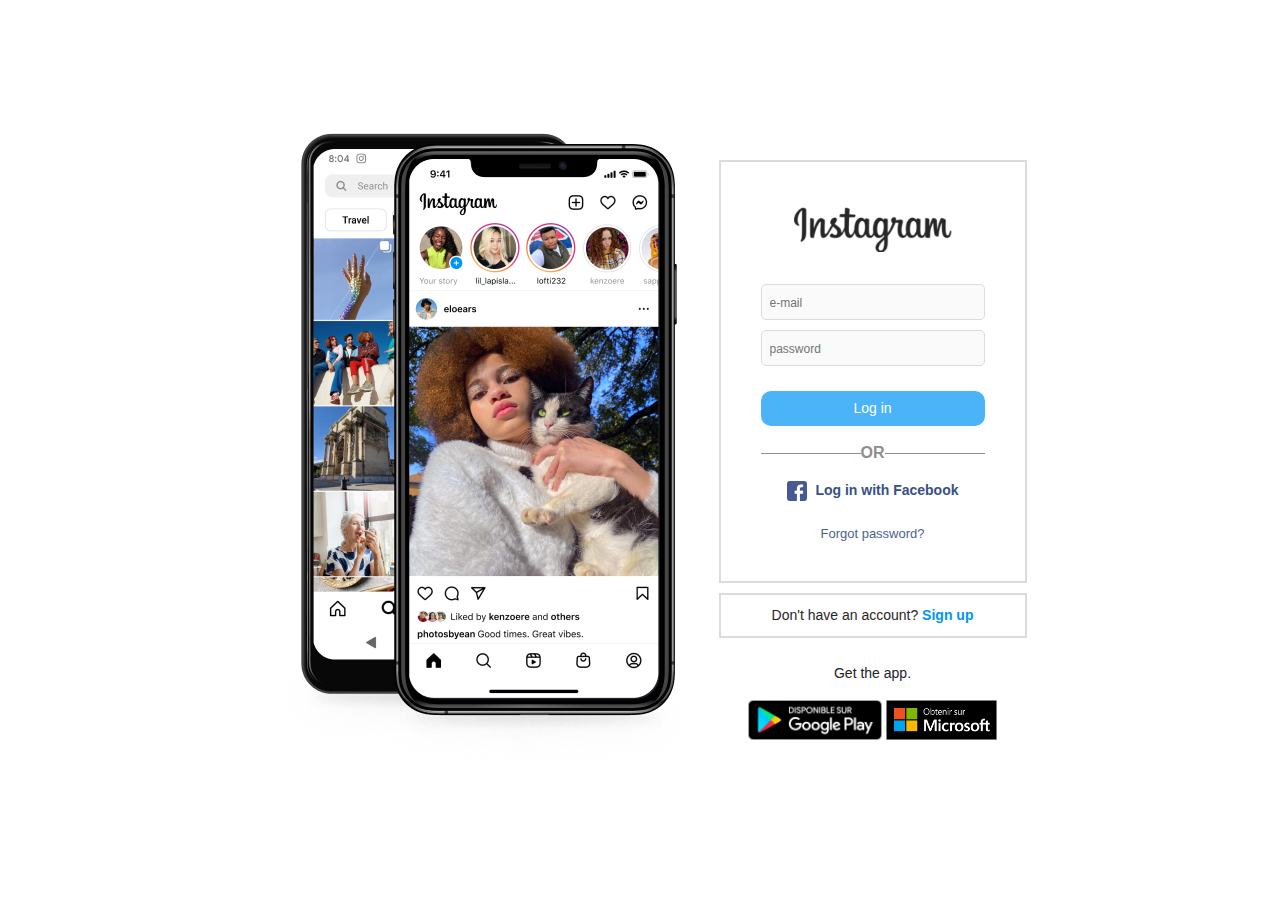
<file: login.html>
<!DOCTYPE html>
<html lang="en">
<head>
    <meta charset="UTF-8">
    <meta http-equiv="X-UA-Compatible" content="IE=edge">
    <meta name="viewport" content="width=device-width, initial-scale=1.0">
    <title>Instagram</title> 
    <link rel="stylesheet" href="./sass/vender/bootstrap.css">
    <link rel="stylesheet" href="./sass/vender/bootstrap.min.css">
    
    <!-- <link href="https://cdn.jsdelivr.net/npm/bootstrap@5.3.0-alpha1/dist/css/bootstrap.min.css" rel="stylesheet" integrity="sha384-GLhlTQ8iRABdZLl6O3oVMWSktQOp6b7In1Zl3/Jr59b6EGGoI1aFkw7cmDA6j6gD" crossorigin="anonymous"> -->
    <link rel="stylesheet" href="./sass/main.css">
</head>
<body>
    <div class="container">
        <div class="login">
            <div class="images d-none d-lg-block">
                <div class="frame">
                    <img src="./images/home-phones.png" alt="picutre frame">
                </div>
                <div class="sliders">
                    <div id="carouselExampleSlidesOnly" class="carousel slide carousel-fade" data-bs-ride="carousel">
                        <div class="carousel-inner">
                          <div class="carousel-item active">
                            <img src="./images/screenshot1.png" class="d-block" alt="screenshot1">
                          </div>
                          <div class="carousel-item">
                            <img src="./images/screenshot2.png" class="d-block" alt="screenshot2">
                          </div>
                          <div class="carousel-item">
                            <img src="./images/screenshot3.png" class="d-block" alt="screenshot3">
                          </div>
                          <div class="carousel-item">
                            <img src="./images/screenshot4.png" class="d-block" alt="screenshot4">
                          </div>
                        </div>
                      </div>
                </div>
            </div>
            <div class="content">
                <div class="log-on border_insc">
                    <div class="logo">
                        <img src="./images/logo.png" alt="Instagram logo">
                    </div>
                    <form>
                        <div>
                            <input type="email" name="email" id="emai" placeholder="e-mail">
                        </div>
                        <div>
                            <input type="password" name="password" id="password" placeholder="password">
                        </div>
                        
                    </form>
                    <a href="./home.html">
                        <button class="log_btn">
                            Log in
                        </button>
                    </a>
                    <div class="other-ways">
                        <div class="seperator">
                            <span class="ligne"></span>
                            <span class="ou">OR</span>
                            <span class="ligne"></span>
                        </div>
                        <div class="facebook-connection">
                            <a href="#">
                                <img src="./images/facebook.png" alt="facebook icon">
                                Log in with Facebook
                            </a>
                        </div>
                        <div class="forget-password">
                            <a href="#">
                                Forgot password?
                            </a>
                        </div>
                    </div>
                </div>
                <div class="sing-up border_insc">
                    <p>
                        Don't have an account? 
                        <a href="./sign_up.html">Sign up</a>
                    </p>
                </div>
                <div class="download">
                    <p>Get the app.</p>
                    <div>
                        <img src="./images/google_play_icon.png" alt="download app from google play">
                        <img src="./images/microsoft-icon.png" alt="download app from microsoft">
                    </div>
                </div>
            </div>
        </div>
    </div>
    <script src="https://cdn.jsdelivr.net/npm/@popperjs/core@2.11.7/dist/umd/popper.min.js" integrity="sha384-zYPOMqeu1DAVkHiLqWBUTcbYfZ8osu1Nd6Z89ify25QV9guujx43ITvfi12/QExE" crossorigin="anonymous"></script>
    <script src="https://cdn.jsdelivr.net/npm/bootstrap@5.3.0-alpha3/dist/js/bootstrap.min.js" integrity="sha384-Y4oOpwW3duJdCWv5ly8SCFYWqFDsfob/3GkgExXKV4idmbt98QcxXYs9UoXAB7BZ" crossorigin="anonymous"></script>
       
   
    <!-- <script src="https://cdn.jsdelivr.net/npm/bootstrap@5.3.0-alpha1/dist/js/bootstrap.bundle.min.js" integrity="sha384-w76AqPfDkMBDXo30jS1Sgez6pr3x5MlQ1ZAGC+nuZB+EYdgRZgiwxhTBTkF7CXvN" crossorigin="anonymous"></script> -->
</body>
</html>
</file>
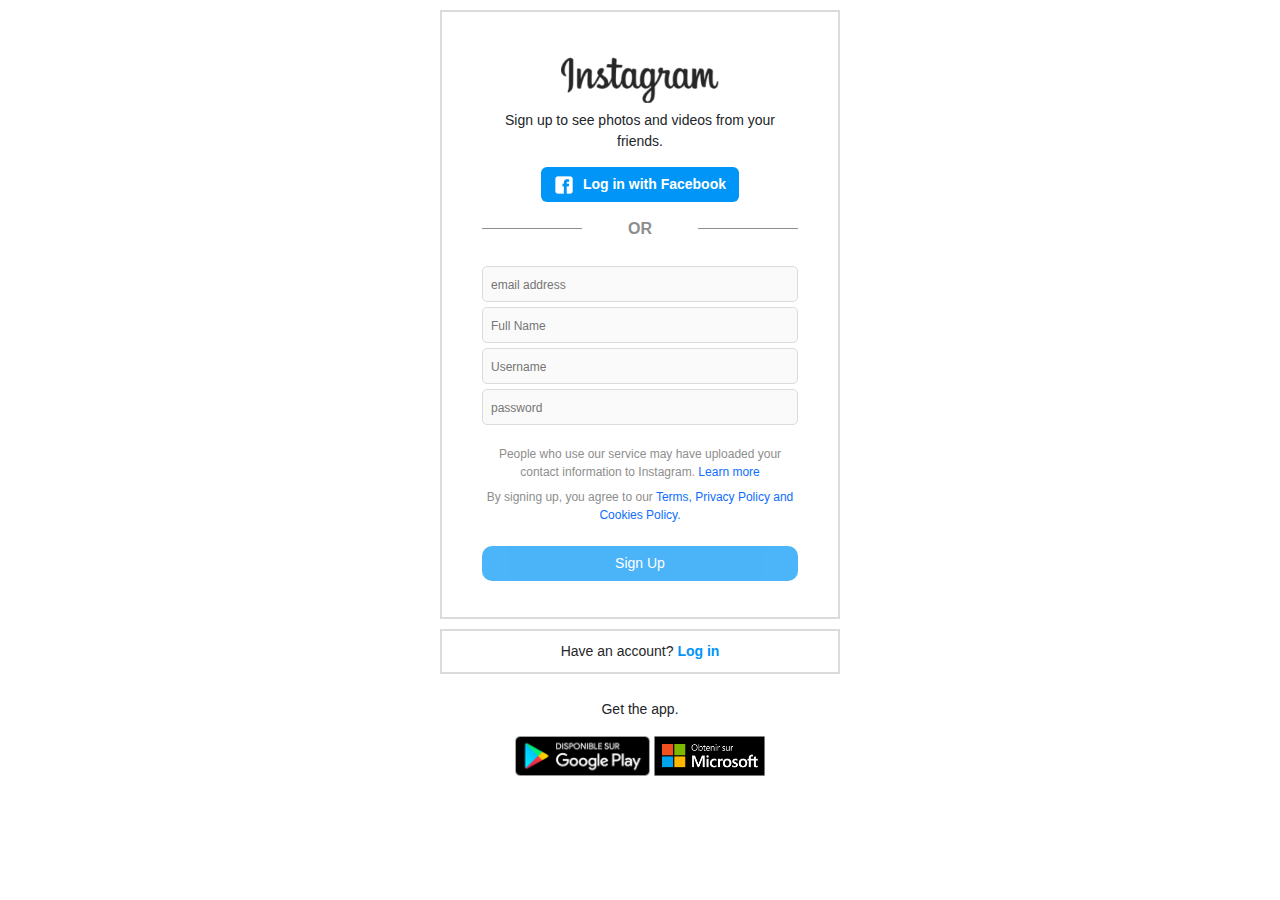
<file: sign_up.html>
<!DOCTYPE html>
<html lang="en">
<head>
    <meta charset="UTF-8">
    <meta http-equiv="X-UA-Compatible" content="IE=edge">
    <meta name="viewport" content="width=device-width, initial-scale=1.0">
    <title>Instagram</title> 
    <link rel="stylesheet" href="./sass/vender/bootstrap.css">
    <link rel="stylesheet" href="./sass/vender/bootstrap.min.css">
    
    <!-- <link href="https://cdn.jsdelivr.net/npm/bootstrap@5.3.0-alpha1/dist/css/bootstrap.min.css" rel="stylesheet" integrity="sha384-GLhlTQ8iRABdZLl6O3oVMWSktQOp6b7In1Zl3/Jr59b6EGGoI1aFkw7cmDA6j6gD" crossorigin="anonymous"> -->
    <link rel="stylesheet" href="./sass/main.css">
</head>
<body>
    <div class="container">
        <div class="sign_up">
            <div class="content">
                <div class="log-on border_insc">
                    <div class="logo">
                        <img src="./images/logo.png" alt="Instagram logo">
                        <p>Sign up to see photos and videos from your friends.</p>
                        <button class="btn log_fac">
                            <a href="#">
                                <img src="./images/facebook_white.png" alt="facebook icon">
                                Log in with Facebook
                            </a>
                        </button>
                        <div class="seperator">
                            <span class="ligne"></span>
                            <span class="ou">OR</span>
                            <span class="ligne"></span>
                        </div>

                    </div>
                    <form action="" method="post">
                        <div>
                            <input type="email" name="email" id="emai" placeholder="email address">
                        </div>
                        <div>
                            <input type="text" name="name" id="name" placeholder="Full Name">
                        </div>
                        <div>
                            <input type="text" name="username" id="username" placeholder="Username">
                        </div>
                        <div>
                            <input type="password" name="password" id="password" placeholder="password">
                        </div>
                        <div class="info">
                            <p>
                                People who use our service may have uploaded your contact information to Instagram. 
                                <a href="#">Learn more</a>
                            </p>
                            <p>
                                By signing up, you agree to our 
                                <a href="#">Terms, Privacy Policy and Cookies Policy.</a> 
                            </p>
                        </div>
                        
                    </form>
                    <a href="./home.html">
                        <button class="log_btn">
                                Sign Up
                        </button>
                    </a>
                </div>
                <div class="sing-in border_insc">
                    <p>
                        Have an account? 
                        <a href="./login.html">Log in</a>
                    </p>
                </div>
                <div class="download">
                    <p>Get the app.</p>
                    <div>
                        <img src="./images/google_play_icon.png" alt="download app from google play">
                        <img src="./images/microsoft-icon.png" alt="download app from microsoft">
                    </div>
                </div>
            </div>
        </div>
    </div>
    <script src="https://cdn.jsdelivr.net/npm/@popperjs/core@2.11.7/dist/umd/popper.min.js" integrity="sha384-zYPOMqeu1DAVkHiLqWBUTcbYfZ8osu1Nd6Z89ify25QV9guujx43ITvfi12/QExE" crossorigin="anonymous"></script>
    <script src="https://cdn.jsdelivr.net/npm/bootstrap@5.3.0-alpha3/dist/js/bootstrap.min.js" integrity="sha384-Y4oOpwW3duJdCWv5ly8SCFYWqFDsfob/3GkgExXKV4idmbt98QcxXYs9UoXAB7BZ" crossorigin="anonymous"></script>
       
   
    <!-- <script src="https://cdn.jsdelivr.net/npm/bootstrap@5.3.0-alpha1/dist/js/bootstrap.bundle.min.js" integrity="sha384-w76AqPfDkMBDXo30jS1Sgez6pr3x5MlQ1ZAGC+nuZB+EYdgRZgiwxhTBTkF7CXvN" crossorigin="anonymous"></script> -->
</body>
</html>
</file>
<file: sass/main.css>
/**colors****/
* {
  box-sizing: border-box;
  margin: 0;
  padding: 0;
}

body {
  font-family: "Poppins", sans-serif;
  overflow-x: hidden;
  background-color: rgb(255, 255, 255);
}

.hide {
  display: none;
}

.opac_0 {
  opacity: 0 !important;
}

.opac_1 {
  opacity: 1 !important;
}

.loved {
  display: none;
}

.display {
  display: flex !important;
}

.hide_img {
  display: none !important;
}

ul {
  display: flex;
}

ul li {
  list-style-type: none;
}

a {
  text-decoration: none;
  font-size: 14px;
}

p {
  font-size: 15px;
  margin-top: 25px;
  font-size: 14px;
  font-weight: 400;
}

img {
  object-fit: cover;
}

.dropup .dropdown-toggle::after {
  display: none;
}

button.follow_text {
  background-color: transparent;
  border: none;
}

button.log_btn {
  background-color: rgb(0, 149, 246);
  border: none;
  color: white;
  width: 100%;
  padding: 7px 16px;
  border-radius: 10px;
  opacity: 0.7;
  margin-top: 15px;
}
button.log_btn:hover {
  opacity: 1;
}

.border_insc {
  border: 2px solid rgb(219, 219, 219);
  padding: 36px 40px;
}

.story {
  border: 2px solid rgb(38, 38, 38);
  padding: 0.5px;
}

.dropdown button {
  background-color: transparent !important;
  border: none;
}
.dropdown button img.logo {
  width: 103px;
}
.dropdown .dropdown-menu {
  width: fit-content;
}
.dropdown .dropdown-menu .dropdown-item {
  display: flex;
  flex-direction: row;
  align-items: center;
  justify-content: space-between;
}
.dropdown .dropdown-menu .dropdown-item img {
  width: 24px;
}

.owl-nav {
  position: absolute;
  display: flex;
  justify-content: space-between;
  align-items: center;
  width: 100%;
  padding: 10px;
  top: 10px;
}
@media screen and (max-width: 768px) {
  .owl-nav {
    width: 80%;
  }
}
.owl-nav span {
  font-weight: 500;
  padding: 2px 10px;
  border-radius: 100%;
  display: none;
}

.cart {
  margin-bottom: 25px;
  display: flex;
  flex-direction: row;
  justify-content: space-between;
  align-items: center;
}
.cart div {
  display: flex;
  justify-content: center;
}
.cart div img {
  margin: auto;
  margin-right: 10px;
  width: 56px;
  border: 1px solid rgb(142, 142, 142);
  border-radius: 30px;
  padding: 1px;
}
.cart div .info {
  display: flex;
  flex-direction: column;
}
.cart div .info p {
  line-height: 18px;
  margin: 0;
  font-size: 14px;
}
.cart div .info p.name {
  color: black;
  font-weight: 500;
}
.cart div .info p.second_name {
  color: rgb(142, 142, 142);
  font-weight: 400;
}
.cart div .switch a {
  font-size: 16px;
  color: rgb(0, 149, 246);
}

#message_modal .show {
  opacity: 0 !important;
}

.modal-title {
  font-size: 16px;
}

.comments .comment {
  display: flex;
  align-items: baseline;
  justify-content: space-between;
  color: #262626;
}
.comments .comment button {
  font-size: 12px;
  color: rgb(142, 142, 142);
  background-color: transparent;
  border: none;
}
.comments .comment .img {
  margin-right: 10px;
}
.comments .comment .img img {
  border-radius: 30px;
  width: 32px;
  height: 32px;
}
.comments .comment .content .person {
  display: flex;
  align-items: baseline;
}
.comments .comment .content .person h4 {
  font-size: 14px;
  margin: 0;
}
.comments .comment .content .person span {
  margin-left: 10px;
  font-size: 14px;
  color: rgb(142, 142, 142);
}
.comments .comment .content p {
  margin: 0;
  font-size: 14px;
}
.comments .comment .content .replay {
  display: flex;
  align-items: baseline;
  margin-bottom: 5px;
}
.comments .comment .content .replay button {
  margin-right: 10px;
}
.comments .comment .content .answers button {
  display: flex;
  align-items: center;
}
.comments .comment .content .answers button span {
  padding: 0 4px;
}
.comments .comment .content .answers button span.line {
  padding: 1px 20px;
  font-size: 1.5px;
  margin-right: 5px;
  background-color: rgb(239, 239, 239);
}
.comments .comment .like {
  display: flex;
  flex-direction: column;
  float: right;
  align-items: center;
  justify-content: end;
}
.comments .comment .like img {
  width: 16px;
  height: 16px;
}
.comments .comment .like p {
  margin: 0;
}
.comments .responses {
  margin: 1em 0 1em 1em;
}

.modal-footer {
  width: 100%;
  display: flex;
  align-items: baseline;
  justify-content: start;
}
.modal-footer form {
  width: 100%;
  border: 1px solid rgb(142, 142, 142);
  border-radius: 30px;
  padding: 5px;
}
.modal-footer form .input {
  display: flex;
}
.modal-footer form .input img {
  width: 30px;
  border-radius: 50%;
}
.modal-footer form .input input {
  background-color: transparent;
  border: none;
  padding-left: 10px;
  width: 100%;
  outline: none;
  box-shadow: none;
}

.emojionearea.emojionearea-inline {
  border: none;
  box-shadow: none;
  background: transparent;
}

#send_message_modal .send .search_person {
  border-bottom: 1px solid #dee2e6;
  display: flex;
  width: 100%;
  align-items: baseline;
}
#send_message_modal .send .search_person p {
  font-size: 18px;
  margin-right: 10px;
  font-weight: 400;
}
#send_message_modal .send .search_person input {
  background-color: transparent;
  border: none;
  padding: 5px 10px;
  width: 100%;
}
#send_message_modal .send p {
  font-weight: 500;
  font-size: 15px;
}
#send_message_modal .send .person {
  margin: 10px 0;
  display: flex;
  align-items: center;
  justify-content: space-between;
  color: #262626;
}
#send_message_modal .send .person .img {
  margin-right: 10px;
}
#send_message_modal .send .person .img img {
  border-radius: 30px;
  width: 44px;
  height: 44px;
}
#send_message_modal .send .person .content .person {
  display: flex;
  flex-direction: column;
  align-items: baseline;
}
#send_message_modal .send .person .content .person h4 {
  font-size: 14px;
  margin: 0;
}
#send_message_modal .send .person .content .person span {
  margin-left: 10px;
  font-size: 14px;
  color: rgb(142, 142, 142);
}
#send_message_modal .send .person .circle {
  display: flex;
  flex-direction: column;
  float: right;
  align-items: center;
  justify-content: end;
}
#send_message_modal .send .person .circle span {
  border: 2px solid #262626;
  padding: 10px;
  border-radius: 50%;
}
#send_message_modal .modal-footer button {
  width: 100%;
  opacity: 0.7;
}

.item {
  position: relative;
}
.item .bg {
  transition: all 1s ease;
  opacity: 0;
  z-index: 2;
  position: absolute;
  top: 0;
  background-color: rgba(0, 0, 0, 0.5);
  height: 100%;
  width: 100%;
  display: flex;
  color: white;
  align-items: center;
  justify-content: center;
}
.item .bg:hover {
  opacity: 1 !important;
}
.item .bg .info {
  display: flex;
  align-items: center;
}
.item .bg span {
  font-weight: 500;
}
.item .bg .likes {
  padding-right: 10px;
}
.item .bg img {
  width: 24px;
  height: 24px;
  margin-right: 0px;
}
.item img {
  z-index: 1;
  height: 100%;
  width: 100%;
}

.login {
  display: flex;
  align-items: center;
  justify-content: center;
  min-height: 100vh;
}
.login .images {
  position: relative;
}
.login .images .sliders {
  position: absolute;
  top: 25px;
  left: 155px;
}
.login .content {
  max-width: 350px;
}
.login .content .log-on .logo {
  text-align: center;
  margin-bottom: 25px;
}
.login .content .log-on .logo img {
  width: 180px;
}
.login .content .log-on form div {
  margin-bottom: 10px;
}
.login .content .log-on form div input {
  font-size: 12px;
  font-weight: 300;
  width: 100%;
  padding: 9px 0px 7px 8px;
  border-radius: 5px;
  border: 1px solid rgb(219, 219, 219);
  background-color: rgb(250, 250, 250);
}
.login .content .log-on .other-ways .seperator {
  margin: 15px 0px;
  display: flex;
  flex-direction: row;
  align-items: center;
  justify-content: space-between;
  width: 100%;
  text-align: center;
}
.login .content .log-on .other-ways .seperator span.ou {
  text-align: center;
  color: rgb(142, 142, 142);
  font-weight: 600;
}
.login .content .log-on .other-ways .seperator span.ligne {
  display: inline-block;
  width: 100px;
  height: 1px;
  background-color: rgb(142, 142, 142);
}
.login .content .log-on .other-ways .facebook-connection {
  margin: 15px 0px 20px 0px;
  display: flex;
  flex-direction: row;
  align-items: center;
  justify-content: center;
  text-align: center;
}
.login .content .log-on .other-ways .facebook-connection a {
  font-size: 14px;
  color: rgb(56, 81, 133);
  font-weight: 600;
}
.login .content .log-on .other-ways .facebook-connection img {
  width: 20px;
  margin-right: 5px;
}
.login .content .log-on .other-ways .forget-password {
  text-align: center;
}
.login .content .log-on .other-ways .forget-password a {
  font-size: 13px;
  color: rgb(56, 81, 133);
  opacity: 0.9;
  text-align: center;
}
.login .content .sing-up {
  text-align: center;
  padding: 10px 0px;
  margin-top: 10px;
}
.login .content .sing-up p {
  font-weight: 300;
  margin: 0;
  color: rgb(38, 38, 38);
  font-size: 14px;
}
.login .content .sing-up p a {
  font-size: 14px;
  color: rgb(0, 149, 246);
  font-weight: 600;
}
.login .content .download {
  text-align: center;
}
.login .content .download div img {
  height: 40px;
}

.nav {
  z-index: 200;
  position: relative;
  display: flex;
  background-color: rgb(255, 255, 255);
  flex-direction: column;
  align-items: baseline;
  justify-content: space-between;
  min-height: 100vh;
  position: fixed;
  padding: 30px 24px 20px 24px;
  border-right: 1px solid rgb(219, 219, 219);
}
@media screen and (max-width: 768px) {
  .nav {
    display: none;
  }
}
.nav .small-logo {
  width: 24px;
  margin-bottom: 25px;
}
.nav .menu ul {
  display: flex;
  flex-direction: column;
  padding: 0;
  margin-bottom: 5em;
}
.nav .menu ul li {
  margin-bottom: 25px;
}
.nav .menu ul li a {
  color: rgb(38, 38, 38);
  font-size: 17px;
  display: flex;
  flex-direction: row;
  font-weight: 400;
}
.nav .menu ul li a.active {
  font-weight: 500;
}
.nav .menu ul li a img {
  margin-right: 10px;
  width: 24px;
}
.nav .menu ul li a img.circle {
  border-radius: 30px;
}
.nav .menu ul li a span {
  padding-right: 15px;
}
.nav .more img {
  width: 24px;
  margin-right: 10px;
}
.nav .more .dropup button {
  display: flex;
  flex-direction: row;
  border: transparent;
  align-items: center;
  padding: 0;
}
.nav .more .dropup ul li a {
  border-bottom: 2px solid rgb(219, 219, 219);
  padding-bottom: 10px;
  font-family: 16px;
  display: flex;
  flex-direction: row;
  align-items: center;
  justify-content: space-between;
}
.nav .more .dropup ul li a.bold_border {
  border-top: 4px solid rgb(219, 219, 219);
}
.nav .more .dropup ul li a img {
  margin-left: 3em;
  width: 24px;
}

.left {
  display: flex;
  flex-direction: row;
  align-items: center;
}
.left img {
  width: 24px;
}
.left .notifications {
  margin-left: 10px;
}

.nav_xm {
  background-color: rgb(255, 255, 255);
  display: none;
  flex-direction: row;
  justify-content: space-between;
  padding: 5px 15px;
}
@media screen and (max-width: 498px) {
  .nav_xm {
    display: flex;
  }
}
.nav_xm .dropdown button {
  padding-left: 0;
}
.nav_xm .dropdown img {
  margin: 0;
}
.nav_xm img {
  margin-left: 20px;
}

.nav_sm .content {
  background-color: rgb(255, 255, 255);
  padding: 10px 40px 10px 0px;
  display: none;
  flex-direction: row;
  align-items: center;
  justify-content: space-between;
}
@media screen and (max-width: 768px) {
  .nav_sm .content {
    display: flex;
    width: 100vw;
    margin: auto;
  }
}
@media screen and (max-width: 498px) {
  .nav_sm .content {
    display: none;
  }
}
.nav_sm .content .left .search_bar {
  margin-right: 30px;
}
.nav_sm .content .left .search_bar .input-group .form-outline {
  width: 225px;
  height: 30px;
  display: flex;
  align-items: center;
  background-color: rgb(250, 250, 250);
  padding: 5px 10px;
  border-radius: 10px;
}
.nav_sm .content .left .search_bar .input-group .form-outline img {
  opacity: 0.5;
  width: 18px;
}
.nav_sm .content .left .search_bar .input-group .form-outline input {
  width: 225px;
  height: 30px;
  background-color: rgb(250, 250, 250);
  font-weight: 300;
  border: none;
}

.nav_bottom {
  z-index: 10;
  background-color: rgb(255, 255, 255);
  display: none;
  position: fixed;
  bottom: 0;
  flex-direction: row;
  align-items: center;
  justify-content: space-around;
  padding: 5px 40px;
  width: 100%;
}
@media screen and (max-width: 768px) {
  .nav_bottom {
    display: flex;
  }
}
@media screen and (max-width: 498px) {
  .nav_bottom {
    justify-content: space-between;
  }
}
@media screen and (max-width: 768px) {
  .nav_bottom {
    padding: 5px 15px;
  }
}
.nav_bottom img {
  width: 24px;
}
.nav_bottom img.circle {
  border-radius: 30px;
}

.post_page {
  z-index: 1;
  display: grid;
  grid-template-columns: 1fr 5fr;
}
@media screen and (max-width: 768px) {
  .post_page {
    grid-template-columns: 1fr;
  }
}
.post_page .second_container {
  margin-top: 35px;
  margin-right: 3em;
  display: grid;
  grid-template-columns: 3fr 1fr;
}
@media screen and (max-width: 991px) {
  .post_page .second_container {
    display: flex;
    justify-content: center;
    align-self: center;
    margin: 35px 10px;
  }
}
.post_page .icon_left img {
  align-items: center;
  margin-right: 10px;
}

.main_section {
  width: auto;
  display: flex;
  flex-direction: row;
  align-items: center;
  justify-content: space-around;
}
@media screen and (max-width: 498px) {
  .main_section {
    justify-content: center;
    width: 90vw;
  }
}
.main_section .posts_container {
  max-width: 470px;
}
@media screen and (max-width: 498px) {
  .main_section .posts_container {
    max-width: 100%;
  }
}
.main_section .posts_container .post {
  font-size: 14px;
  margin-bottom: 15px;
}
@media screen and (max-width: 498px) {
  .main_section .posts_container .post {
    width: 100%;
  }
}
.main_section .posts_container .post .info {
  margin-bottom: 5px;
  display: flex;
  flex-direction: row;
  align-items: center;
  justify-content: space-between;
}
.main_section .posts_container .post .info .person img {
  width: 32px;
  height: 32px;
  border-radius: 30px;
  padding: 5px;
}
.main_section .posts_container .post .info .person a {
  color: rgb(38, 38, 38);
  font-weight: 600;
  margin-right: 5px;
}
.main_section .posts_container .post .info .person span {
  color: rgb(142, 142, 142);
  list-style: circle;
  font-weight: 400;
  position: relative;
  top: -1px;
}
.main_section .posts_container .post .info .person span.circle {
  align-items: center;
  font-size: 30px;
}
.main_section .posts_container .post .info .more img {
  width: 15px;
  height: 15px;
}
.main_section .posts_container .post .image {
  width: 100%;
}
.main_section .posts_container .post .image img {
  width: 100%;
  border-radius: 5px;
}
.main_section .posts_container .post .desc p {
  font-weight: 400;
  margin: 10px 0;
}
.main_section .posts_container .post .desc a.bold {
  font-weight: 600;
  color: rgb(38, 38, 38);
}
.main_section .posts_container .post .desc a.gray {
  color: rgb(142, 142, 142);
  font-weight: 400;
}
.main_section .posts_container .post .desc .icons {
  display: flex;
  flex-direction: row;
  justify-content: space-between;
  padding: 10px 0;
}
.main_section .posts_container .post .desc .icons div img {
  cursor: pointer;
  width: 24px;
  height: 24px;
}
.main_section .posts_container .post .desc input {
  border: none;
  color: rgb(142, 142, 142);
}

.followers_container {
  font-size: 14px;
}
@media screen and (max-width: 991px) {
  .followers_container {
    display: none;
  }
}
.followers_container div .suggestions .title {
  display: flex;
  justify-content: space-between;
  margin-bottom: 15px;
}
.followers_container div .suggestions .title h4 {
  color: rgb(142, 142, 142);
  font-size: 14px;
}
.followers_container div .suggestions .title a.dark {
  font-size: 13px;
  font-weight: 500;
  color: rgb(38, 38, 38);
}
.followers_container div .suggestions .cart {
  margin-bottom: 10px;
}
.followers_container div .suggestions .cart img {
  width: 45px;
  height: 45px;
}
.followers_container div .suggestions .cart .info p {
  font-size: 13px;
}
.followers_container div button, .followers_container div a {
  color: rgb(0, 149, 246);
}

.stories {
  position: relative;
}
.stories .items .item_s img {
  height: 56px;
  width: 55px;
  border-radius: 30px;
  padding: 2px;
  border: 1px solid rgb(142, 142, 142);
}
.stories .items .item_s p {
  color: rgb(142, 142, 142);
  font-weight: 300;
  font-size: 12px;
  margin: 0;
  text-align: center;
}

.search_section {
  transition: all 1s ease;
  opacity: 0;
  z-index: 2;
  position: absolute;
  background-color: white;
  padding: 10px;
  width: 350px;
  left: -20em;
  height: 100vh;
  padding: 1.5em 1em;
}
.search_section.show {
  transition: all 1s ease;
  opacity: 1 !important;
  left: 12.6em;
}
@media screen and (max-width: 991px) {
  .search_section.show {
    left: 5em;
  }
}
@media screen and (max-width: 768px) {
  .search_section {
    display: none;
  }
}
.search_section h2 {
  color: rgb(38, 38, 38);
  padding-bottom: 1em;
  font-size: 25px;
}
.search_section form {
  background-color: rgb(239, 239, 239);
  border-radius: 5px;
  padding: 5px;
  margin-bottom: 1.5em;
}
.search_section form input {
  background: transparent !important;
  font-weight: 300;
  padding: 5px 10px;
  outline: none;
  border: none !important;
}
.search_section .find .desc {
  display: flex;
  flex-direction: row;
  justify-content: space-between;
  padding: 0;
  margin-bottom: 20px;
}
.search_section .find .desc h4 {
  margin: 0;
  font-size: 20px;
}
.search_section .find .desc p {
  margin: 0;
}
.search_section .find .desc p a {
  font-weight: 500;
  color: rgb(0, 149, 246);
}
.search_section .find .account .clear a {
  color: rgb(142, 142, 142);
}

.explore_container {
  padding: 2em;
  display: grid;
  grid-template-columns: 2fr 1fr;
  gap: 10px;
  width: fit-content;
  margin: auto;
}
.explore_container .items_4 {
  display: grid;
  grid-template-columns: 1fr 1fr;
  gap: 5px;
}
.explore_container .items_4 .item {
  height: 250px;
}
@media screen and (max-width: 768px) {
  .explore_container .items_4 .item {
    max-height: 200px;
  }
}
.explore_container .item1 {
  height: 100%;
}
.explore_container .item1 .item {
  max-width: 290px;
  height: 100%;
}
.explore_container .item1 .item img {
  height: 100%;
}

.reels {
  display: flex;
  align-items: center;
  flex-direction: column;
}
.reels .reel {
  position: relative;
  width: 100%;
  display: flex;
  justify-content: center;
  height: 100%;
}
.reels .reel .video {
  position: relative;
  width: 360px;
  height: 100%;
  margin: auto 0;
}
@media screen and (max-width: 498px) {
  .reels .reel .video {
    width: auto;
    height: 90vh;
  }
}
.reels .reel .video video {
  position: relative;
  width: 100%;
  height: 100%;
}
.reels .reel .video .content {
  position: absolute;
  top: 0;
  display: flex;
  flex-direction: column;
  justify-content: space-between;
  height: 99%;
  padding: 1em 0.5em;
}
.reels .reel .video .content img {
  width: 24px;
  background-color: rgba(0, 0, 0, 0.235);
  padding: 5px;
  border-radius: 30px;
}
.reels .reel .video .content .sound {
  display: flex;
  align-items: center;
  justify-content: end;
  margin-right: 10px;
  margin-top: 20px;
}
.reels .reel .video .content .sound .volume-mute {
  display: none;
}
.reels .reel .video .content .play {
  opacity: 0;
  display: flex;
  align-items: center;
  justify-content: center;
}
.reels .reel .video .content .play img {
  padding: 16px !important;
  width: 50px;
}
.reels .reel .video .content .info {
  display: flex;
  flex-direction: column;
  justify-content: baseline;
}
.reels .reel .video .content .info .profile {
  display: flex;
  align-items: baseline;
}
.reels .reel .video .content .info .profile h4 {
  display: flex;
  align-items: baseline;
}
.reels .reel .video .content .info .profile h4 a {
  color: white;
  font-size: 14px;
}
.reels .reel .video .content .info .profile h4 a img {
  background: transparent;
  width: 32px;
}
.reels .reel .video .content .info .profile span {
  color: white;
  padding: 0 10px;
  font-size: 25px;
}
.reels .reel .video .content .info .profile button {
  background-color: transparent;
  border: none;
  color: white;
}
.reels .reel .video .content .info .desc {
  padding: 10px 5px;
}
.reels .reel .video .content .info .desc p {
  font-weight: 300;
  font-size: 14px;
  padding: 0;
  margin: 0;
  color: white;
  margin-bottom: 5px;
}
.reels .reel .video .content .info .desc .show_text {
  cursor: pointer;
}
.reels .reel .video .content .info .desc .more {
  font-size: 14px;
  display: flex;
  align-items: baseline;
  color: white;
}
.reels .reel .video .content .info .desc .more .music {
  margin-right: 10px;
}
.reels .reel .likes {
  display: flex;
  flex-direction: column;
  justify-content: end;
  margin-left: 10px;
  margin-bottom: 1em;
  font-size: 12px;
}
@media screen and (max-width: 768px) {
  .reels .reel .likes {
    margin-bottom: 3em;
  }
}
@media screen and (max-width: 498px) {
  .reels .reel .likes {
    margin: 0;
    margin-bottom: 3em;
    position: absolute;
    bottom: 0;
    right: 0;
  }
}
.reels .reel .likes p {
  margin: 0;
}
.reels .reel .likes div {
  display: flex;
  flex-direction: column;
  align-items: center;
  margin-bottom: 15px;
  padding: 5px 0;
  margin: 0;
  cursor: pointer;
}
.reels .reel .likes div:hover {
  opacity: 0.7;
}
.reels .reel .likes div .loved {
  display: none;
}
.reels .reel .likes div.send, .reels .reel .likes div.save {
  padding-bottom: 18px;
}
.reels .reel .likes img {
  width: 22px;
}
.reels .reel .likes .profile img {
  border-radius: 30px;
}

.notification_section {
  transition: all 1s ease;
  opacity: 0;
  z-index: 2;
  position: absolute;
  background-color: white;
  padding: 10px;
  width: 350px;
  left: -20em;
  height: 100vh;
  padding: 1.5em 1em;
}
.notification_section.show {
  transition: all 1s ease;
  opacity: 1 !important;
  left: 12.6em;
}
@media screen and (max-width: 991px) {
  .notification_section.show {
    left: 5em;
  }
}
@media screen and (max-width: 768px) {
  .notification_section {
    display: none;
  }
}
.notification_section h2 {
  color: rgb(38, 38, 38);
  padding-bottom: 1em;
  font-size: 25px;
}
.notification_section .info span {
  font-weight: 300;
  font-size: 13px;
  color: rgb(38, 38, 38);
}
.notification_section .info span.time {
  color: rgb(142, 142, 142);
  font-weight: 400;
}
.notification_section .notifications .notif .follow_you button {
  border: none;
  padding: 5px 10px;
  background-color: rgb(0, 149, 246);
  border-radius: 5px;
  color: white;
  font-weight: 500;
}
.notification_section .notifications .notif .story_like {
  padding: 0;
}
.notification_section .notifications .notif .story_like img {
  margin: auto;
  border-radius: 5px;
  height: 50px;
  border: none;
}

.notification_page #notification {
  opacity: 1;
  display: block;
  position: relative;
  top: 0;
  left: 0;
  width: 100%;
}

.message_page {
  background-color: rgb(250, 250, 250);
}

#message {
  width: auto;
  display: flex;
  margin: 10px 10px;
  justify-content: center;
  min-height: 100vh;
}
#message .message_container {
  background-color: white;
  max-width: 935px;
  max-height: 90vh;
  display: flex;
  border-radius: 5px;
  border: 1px solid rgb(239, 239, 239);
}
@media screen and (max-width: 498px) {
  #message .message_container {
    height: auto;
    display: block;
    width: 100%;
  }
}
#message .message_container .persons {
  max-width: 300px;
  height: 100%;
}
@media screen and (max-width: 498px) {
  #message .message_container .persons {
    max-width: 100%;
  }
}
#message .message_container .persons .account_name {
  padding: 5px 20px;
  padding: 0 10px;
  display: flex;
  align-items: center;
  margin: auto;
  position: relative;
  height: 80px;
  border: 1px solid rgb(239, 239, 239);
  border-right: none;
}
@media screen and (max-width: 768px) {
  #message .message_container .persons .account_name {
    height: 60px;
  }
}
#message .message_container .persons .account_name p {
  font-weight: 500;
  font-size: 16px;
}
#message .message_container .persons .account_name p.search {
  position: absolute;
  right: 10px;
}
#message .message_container .account_message {
  height: 450px;
  padding: 0px 15px;
  border: 1px solid rgb(239, 239, 239);
  border-top: none;
  overflow-y: auto;
}
@media screen and (max-width: 498px) {
  #message .message_container .account_message {
    height: auto;
    padding-bottom: 2em;
  }
}
#message .message_container .account_message .desc {
  display: flex;
  justify-content: space-between;
}
#message .message_container .account_message .desc p {
  font-size: 16px;
  padding: 0;
}
#message .message_container .account_message .desc a {
  font-size: 10px;
  color: rgb(0, 149, 246);
}
#message .message_container .account_message .cart {
  margin-right: 4.5em;
  cursor: pointer;
}
@media screen and (max-width: 768px) {
  #message .message_container .account_message .cart {
    margin-right: 20px;
  }
}
#message .message_container .account_message .cart p {
  font-size: 14px;
  font-weight: 400;
}
#message .message_container .account_message .cart img {
  width: 35px;
  margin-right: 5px;
}
#message .message_container .message {
  max-width: 500px;
}
@media screen and (max-width: 498px) {
  #message .message_container .message {
    display: none;
  }
}
#message .message_container .message .options {
  border: 1px solid rgb(239, 239, 239);
  padding: 0 20px;
  display: flex;
  justify-content: space-between;
  align-items: center;
  height: 80px;
}
@media screen and (max-width: 768px) {
  #message .message_container .message .options {
    height: 60px;
  }
}
#message .message_container .message .options .cart {
  margin: auto 0;
  margin-right: 11em;
}
@media screen and (max-width: 768px) {
  #message .message_container .message .options .cart {
    margin: 0;
    margin-right: 25px;
  }
}
#message .message_container .message .options .cart img {
  width: 35px;
}
#message .message_container .message .options .other {
  display: flex;
}
#message .message_container .message .options .other img {
  width: 25px;
  margin-left: 10px;
}
#message .message_container .message .content {
  position: relative;
  padding: 0 20px;
  height: 400px;
  padding-bottom: 10px;
  overflow-y: auto;
}
#message .message_container .message .content .p_message {
  width: 60%;
  width: fit-content;
  padding: 10px 20px;
  border-radius: 22px;
  border: 2px solid rgb(239, 239, 239);
}
#message .message_container .message .content .my_message {
  display: flex;
  align-items: flex-end;
  justify-content: end;
  text-align: right;
}
#message .message_container .message .content .my_message p {
  background-color: rgb(239, 239, 239);
}
#message .message_container .message form {
  height: 50px;
  padding: 0 20px;
  float: left;
  width: 100%;
}
#message .message_container .message form input {
  padding: 5px 10px;
  margin: auto;
}
#message .message_container .message form .emojionearea.emojionearea-inline {
  border-radius: 22px;
  border: 1px solid rgb(142, 142, 142);
}
#message .message_container .message form input.search {
  border-radius: 22px;
  border: 1px solid rgb(142, 142, 142);
}

#create_modal .modal_share {
  max-width: 700px;
}
#create_modal .modal_complete {
  max-width: 450px;
}
#create_modal .modal-body {
  overflow: hidden !important;
  height: 400px;
  display: flex;
  flex-direction: column;
  align-items: center;
  justify-content: center;
}
#create_modal .modal-body img.up_load {
  width: 90px;
}
#create_modal .modal-body p {
  padding: 15px 0;
}
#create_modal .modal-body .cart {
  margin-bottom: 0;
}
#create_modal .modal-body .cart img {
  width: 30px;
  height: auto;
}
#create_modal .modal-body .cart p {
  font-size: 12px;
}
#create_modal .modal-body button.btn_upload {
  position: relative;
  font-size: 12px;
}
#create_modal .modal-body button.btn_upload .input_select {
  position: absolute;
  left: 0;
  top: 0;
  height: 30px;
  opacity: 0;
}
#create_modal .modal-body #image-container {
  position: absolute;
  width: 100%;
  height: 100%;
}
#create_modal .modal-body #image-container img {
  width: 100%;
  height: 100%;
}
#create_modal .modal-body #image_description {
  position: absolute;
  width: 100%;
  height: 100%;
  display: grid;
  grid-template-columns: 2fr 1fr;
}
#create_modal .modal-body #image_description .img_p img {
  width: 100%;
  height: 100%;
}
#create_modal .modal-body #image_description .description {
  background-color: white;
  border-left: 2px solid rgb(239, 239, 239);
  padding: 6px;
}
#create_modal button.next_btn_post, #create_modal button.share_btn_post {
  background-color: transparent;
  border: none;
  color: rgb(0, 149, 246);
  font-size: 17px;
  margin-right: 10px;
}
#create_modal .post_published {
  position: absolute;
  width: 100%;
  height: 100%;
  top: 0;
  z-index: 10;
  background-color: white;
  display: flex;
  align-items: center;
  justify-content: center;
}

.profile_container {
  padding: 60px 10px 0;
  margin: auto;
  max-width: 700px;
}
@media screen and (max-width: 991px) {
  .profile_container {
    max-width: 650px;
  }
}
@media screen and (max-width: 768px) {
  .profile_container {
    max-width: 95%;
    padding-top: 20px;
  }
}
.profile_container .profile_info .cart {
  display: flex;
  align-items: center;
  justify-content: flex-start;
}
@media screen and (max-width: 498px) {
  .profile_container .profile_info .cart {
    flex-direction: column;
    align-items: flex-start;
  }
}
.profile_container .profile_info .cart .img {
  margin-right: 2em;
}
.profile_container .profile_info .cart .img img {
  width: 150px;
  border-radius: 50%;
}
@media screen and (max-width: 498px) {
  .profile_container .profile_info .cart .img img {
    width: 100px;
  }
}
.profile_container .profile_info .info {
  display: flex;
  flex-direction: column;
}
@media screen and (max-width: 498px) {
  .profile_container .profile_info .info {
    margin-top: 10px;
  }
}
.profile_container .profile_info .info p {
  font-weight: 400;
  margin: 0;
}
.profile_container .profile_info .info p.name {
  display: flex;
  flex-wrap: wrap;
  font-size: 20px;
}
@media screen and (max-width: 498px) {
  .profile_container .profile_info .info p.name {
    justify-content: space-between;
  }
}
.profile_container .profile_info .info p.name button {
  padding: 5px 15px;
  font-size: 15px;
  margin-left: 20px;
  border-radius: 10px;
  border: none;
  font-weight: 500;
  background-color: rgb(239, 239, 239);
}
.profile_container .profile_info .info .general_info {
  display: flex;
  justify-content: flex-start;
  margin: 15px 0;
}
.profile_container .profile_info .info .general_info:nth-child(2), .profile_container .profile_info .info .general_info:nth-child(3) {
  cursor: pointer;
}
@media screen and (max-width: 498px) {
  .profile_container .profile_info .info .general_info {
    margin: 5px 0;
  }
}
.profile_container .profile_info .info .general_info p {
  margin-right: 15px;
}
.profile_container .profile_info .info .general_info p span {
  font-weight: 500;
}
.profile_container .profile_info .info .nick_name {
  font-weight: 500;
}
.profile_container .profile_info .info .desc {
  font-weight: 18px;
  font-weight: 400;
}
.profile_container .highlights {
  display: flex;
  text-align: center;
}
.profile_container .highlights .img {
  width: 87px;
  height: auto;
  border: 1px solid rgb(239, 239, 239);
  border-radius: 50%;
  padding: 2px;
}
@media screen and (max-width: 498px) {
  .profile_container .highlights .img {
    width: 60px;
  }
}
.profile_container .highlights .img img {
  border-radius: 50%;
  width: 100%;
}
.profile_container .highlights .highlight {
  cursor: pointer;
  margin-right: 20px;
}
.profile_container .highlights .highlight p {
  margin: 10px auto;
  font-weight: 500;
}
.profile_container hr {
  margin-bottom: 0;
}
.profile_container .posts_profile {
  margin-bottom: 3em;
}
.profile_container .posts_profile .nav-pills .nav-link {
  color: rgb(142, 142, 142);
  font-weight: 400;
  padding: 5px 10px;
  display: flex;
  align-items: center;
  font-weight: 500;
  font-size: 12px;
}
.profile_container .posts_profile .nav-pills .nav-link img {
  margin-right: 5px;
  width: 15px;
}
.profile_container .posts_profile .nav-pills .nav-link.active {
  background: none;
  border-top: 1px solid black;
  border-radius: 0px;
  color: black;
}
.profile_container .posts_profile .post {
  display: grid;
  grid-template-columns: 1fr 1fr 1fr;
  gap: 10px;
}
@media screen and (max-width: 991px) {
  .profile_container .posts_profile .post {
    gap: 5px;
  }
}
.profile_container .posts_profile .post .item {
  width: auto;
}
.profile_container .posts_profile .post .item .item_img {
  max-width: 250px;
  max-height: 250px;
}
@media screen and (max-width: 768px) {
  .profile_container .posts_profile .post .item .item_img {
    max-width: 200px;
    max-height: 200px;
  }
}

.sign_up .content {
  max-width: 400px;
  margin: 10px auto;
}
.sign_up .content .log-on .logo {
  text-align: center;
  margin-bottom: 25px;
}
.sign_up .content .log-on .logo img {
  width: 180px;
}
.sign_up .content .log-on .logo p {
  font-weight: 500;
  margin: 0;
  padding: 0;
}
.sign_up .content .log-on .logo .log_fac {
  margin: 15px auto;
  display: flex;
  flex-direction: row;
  align-items: center;
  justify-content: center;
  text-align: center;
  background-color: rgb(0, 149, 246);
}
.sign_up .content .log-on .logo .log_fac a {
  font-size: 14px;
  color: white;
  font-weight: 600;
}
.sign_up .content .log-on .logo .log_fac img {
  width: 20px;
  margin-right: 5px;
}
.sign_up .content .log-on .logo .seperator {
  margin: 15px 0px;
  display: flex;
  flex-direction: row;
  align-items: center;
  justify-content: space-between;
  width: 100%;
  text-align: center;
}
.sign_up .content .log-on .logo .seperator span.ou {
  text-align: center;
  color: rgb(142, 142, 142);
  font-weight: 600;
}
.sign_up .content .log-on .logo .seperator span.ligne {
  display: inline-block;
  width: 100px;
  height: 1px;
  background-color: rgb(142, 142, 142);
}
.sign_up .content .log-on form div {
  margin-bottom: 5px;
}
.sign_up .content .log-on form div input {
  font-size: 12px;
  font-weight: 300;
  width: 100%;
  padding: 9px 0px 7px 8px;
  border-radius: 5px;
  border: 1px solid rgb(219, 219, 219);
  background-color: rgb(250, 250, 250);
}
.sign_up .content .info {
  margin-top: 20px;
}
.sign_up .content .info p {
  text-align: center;
  font-size: 12px;
  color: rgb(142, 142, 142);
  margin: 7px 0;
}
.sign_up .content .info p a {
  font-size: 12px;
}
.sign_up .content .sing-in {
  text-align: center;
  padding: 10px 0px;
  margin-top: 10px;
}
.sign_up .content .sing-in p {
  font-weight: 300;
  margin: 0;
  color: rgb(38, 38, 38);
  font-size: 14px;
}
.sign_up .content .sing-in p a {
  font-size: 14px;
  color: rgb(0, 149, 246);
  font-weight: 600;
}
.sign_up .content .download {
  text-align: center;
}
.sign_up .content .download div img {
  height: 40px;
}/*# sourceMappingURL=main.css.map */
</file>
